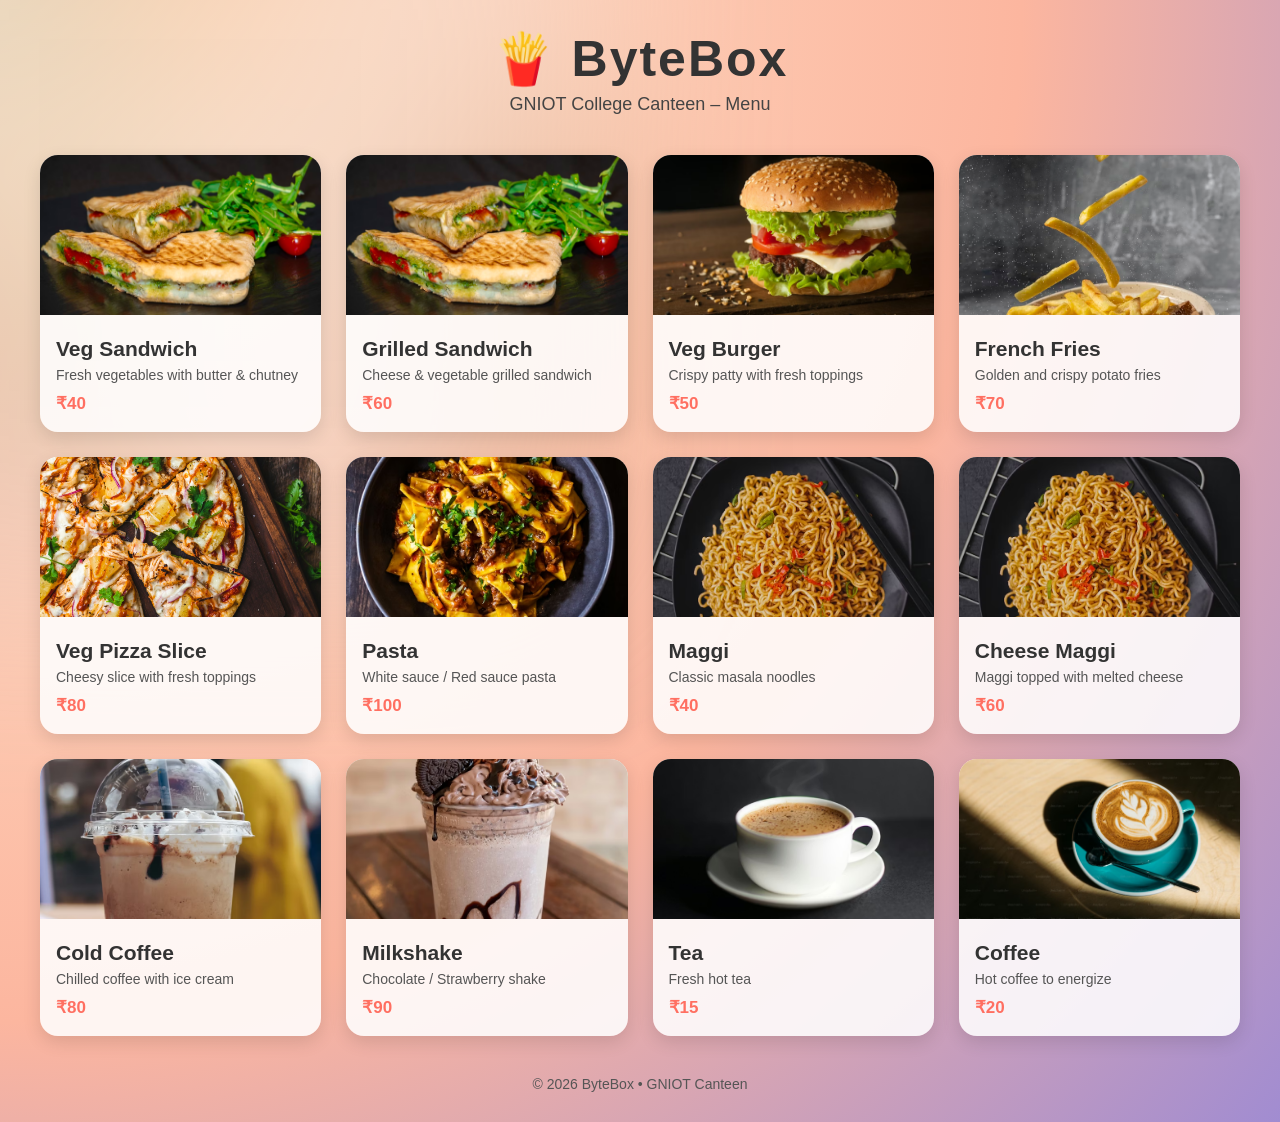
<file: ByteBox Menu/index.html>
<!DOCTYPE html>
<html lang="en">
<head>
<meta charset="UTF-8">
<meta name="viewport" content="width=device-width, initial-scale=1.0">
<title>ByteBox - GNIOT Canteen</title>
<link rel="stylesheet" href="style.css">
<link rel="shortcut icon" href="assets/favicon.png" type="image/x-icon">
</head>
<body>
<header>
  <h1>🍟 ByteBox</h1>
  <p>GNIOT College Canteen –  Menu</p>
</header>
<div class="menu-container">
<div class="card">
  <img class="card-img" src="assets/sandwich.avif" alt="Veg Sandwich">
  <div class="card-text">
    <h3>Veg Sandwich</h3>
    <p>Fresh vegetables with butter & chutney</p>
    <span>₹40</span>
  </div>
</div>
<div class="card">
  <img class="card-img" src="assets/sandwich.avif" alt="Grilled Sandwich">
  <div class="card-text">
    <h3>Grilled Sandwich</h3>
    <p>Cheese & vegetable grilled sandwich</p>
    <span>₹60</span>
  </div>
</div>
<div class="card">
  <img class="card-img" src="assets/burger.avif" alt="Veg Burger">
  <div class="card-text">
    <h3>Veg Burger</h3>
    <p>Crispy patty with fresh toppings</p>
    <span>₹50</span>
  </div>
</div>

<div class="card">
  <img class="card-img" src="assets/Fries.avif" alt="French Fries">
  <div class="card-text">
    <h3>French Fries</h3>
    <p>Golden and crispy potato fries</p>
    <span>₹70</span>
  </div>
</div>
<div class="card">
  <img class="card-img" src="assets/Pizza.avif" alt="Pizza">
  <div class="card-text">
    <h3>Veg Pizza Slice</h3>
    <p>Cheesy slice with fresh toppings</p>
    <span>₹80</span>
  </div>
</div>

<div class="card">
  <img class="card-img" src="assets/pasta.avif" alt="Pasta">
  <div class="card-text">
    <h3>Pasta</h3>
    <p>White sauce / Red sauce pasta</p>
    <span>₹100</span>
  </div>
</div>

<div class="card">
  <img class="card-img" src="assets/maggie.avif" alt="Maggi">
  <div class="card-text">
    <h3>Maggi</h3>
    <p>Classic masala noodles</p>
    <span>₹40</span>
  </div>
</div>

<div class="card">
  <img class="card-img" src="assets/maggie.avif" alt="Cheese Maggi">
  <div class="card-text">
    <h3>Cheese Maggi</h3>
    <p>Maggi topped with melted cheese</p>
    <span>₹60</span>
  </div>
</div>
<div class="card">
  <img class="card-img" src="assets/coffee.avif" alt="Cold Coffee">
  <div class="card-text">
    <h3>Cold Coffee</h3>
    <p>Chilled coffee with ice cream</p>
    <span>₹80</span>
  </div>
</div>

<div class="card">
  <img class="card-img" src="assets/shake.avif" alt="Milkshake">
  <div class="card-text">
    <h3>Milkshake</h3>
    <p>Chocolate / Strawberry shake</p>
    <span>₹90</span>
  </div>
</div>

<div class="card">
  <img class="card-img" src="assets/tea.avif" alt="Tea">
  <div class="card-text">
    <h3>Tea</h3>
    <p>Fresh hot tea</p>
    <span>₹15</span>
  </div>
</div>

<div class="card">
  <img class="card-img" src="assets/coffeeeeee.avif" alt="Coffee">
  <div class="card-text">
    <h3>Coffee</h3>
    <p>Hot coffee to energize</p>
    <span>₹20</span>
  </div>
</div>
</div>
</div>
<footer>© 2026 ByteBox • GNIOT Canteen</footer>
</body>
</html>
</file>
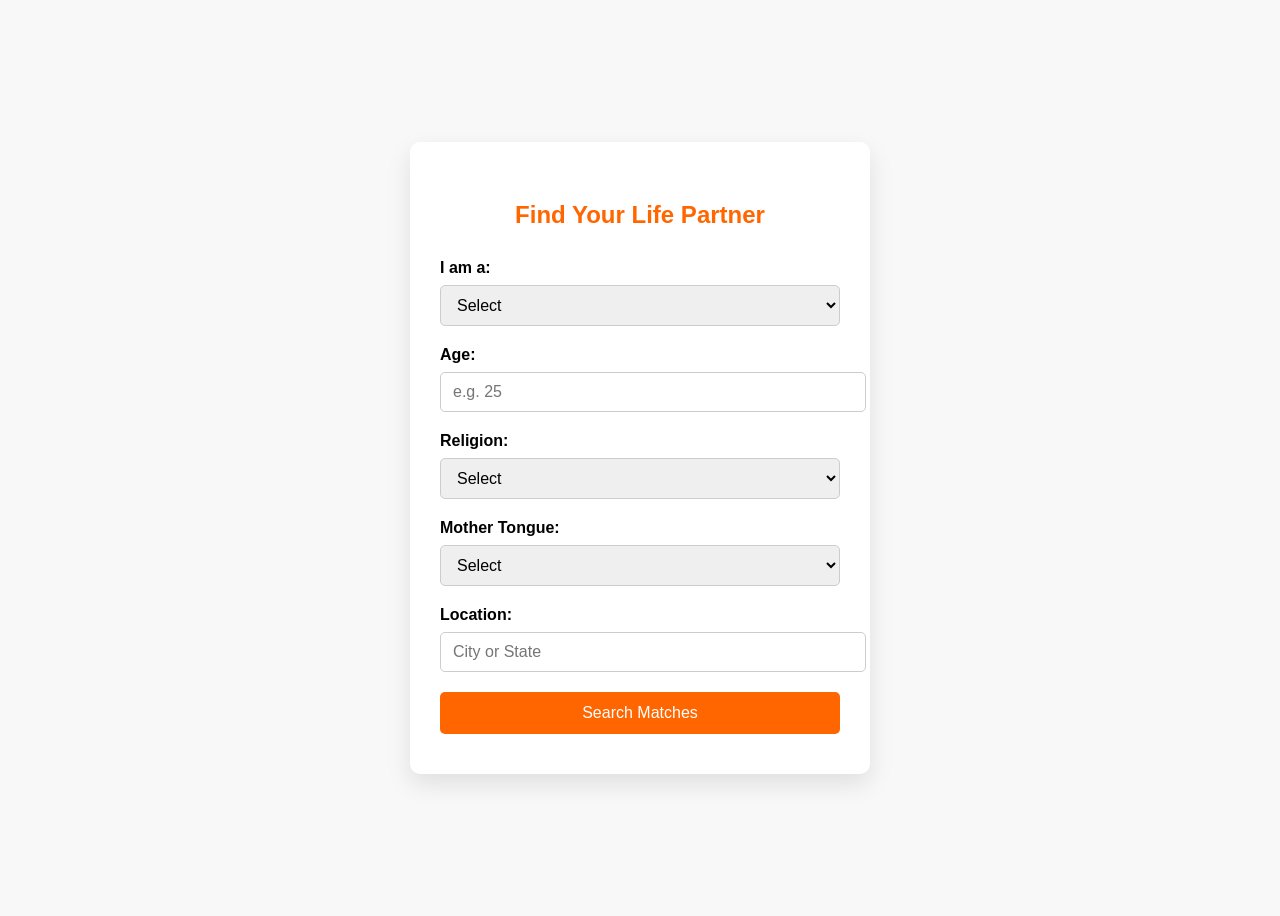
<file: Jeevansasthi Form/index.html>
<!DOCTYPE html>
<html lang="en">
<head>
<meta charset="UTF-8">
<meta name="viewport" content="width=device-width, initial-scale=1.0">
<title>JeevanSaathi Form</title>
<link rel="stylesheet" href="style.css">
<link rel="shortcut icon" href="favicon.png" type="image/x-icon">
</head>
<body>
<div class="form-container">
  <h2>Find Your Life Partner</h2>
  <form action="mailto:matches@jeevansaathi.com" method="POST">
    <div class="form-group">
      <label for="gender">I am a:</label>
      <select id="gender" name="gender" required>
        <option value="">Select</option>
        <option value="male">Male</option>
        <option value="female">Female</option>
      </select>
    </div>

    <div class="form-group">
      <label for="age">Age:</label>
      <input type="number" id="age" name="age" placeholder="e.g. 25" min="18" max="100" required>
    </div>

    <div class="form-group">
      <label for="religion">Religion:</label>
      <select id="religion" name="religion" required>
        <option value="">Select</option>
        <option value="hindu">Hindu</option>
        <option value="muslim">Muslim</option>
        <option value="christian">Christian</option>
        <option value="sikh">Sikh</option>
      </select>
    </div>

    <div class="form-group">
      <label for="mother-tongue">Mother Tongue:</label>
      <select id="mother-tongue" name="mother-tongue">
        <option value="">Select</option>
        <option value="hindi">Hindi</option>
        <option value="english">English</option>
        <option value="tamil">Tamil</option>
        <option value="bengali">Bengali</option>
      </select>
    </div>

    <div class="form-group">
      <label for="location">Location:</label>
      <input type="text" id="location" name="location" placeholder="City or State">
    </div>

    <button type="submit">Search Matches</button>
  </form>
</div>
</body>
</html>
</file>
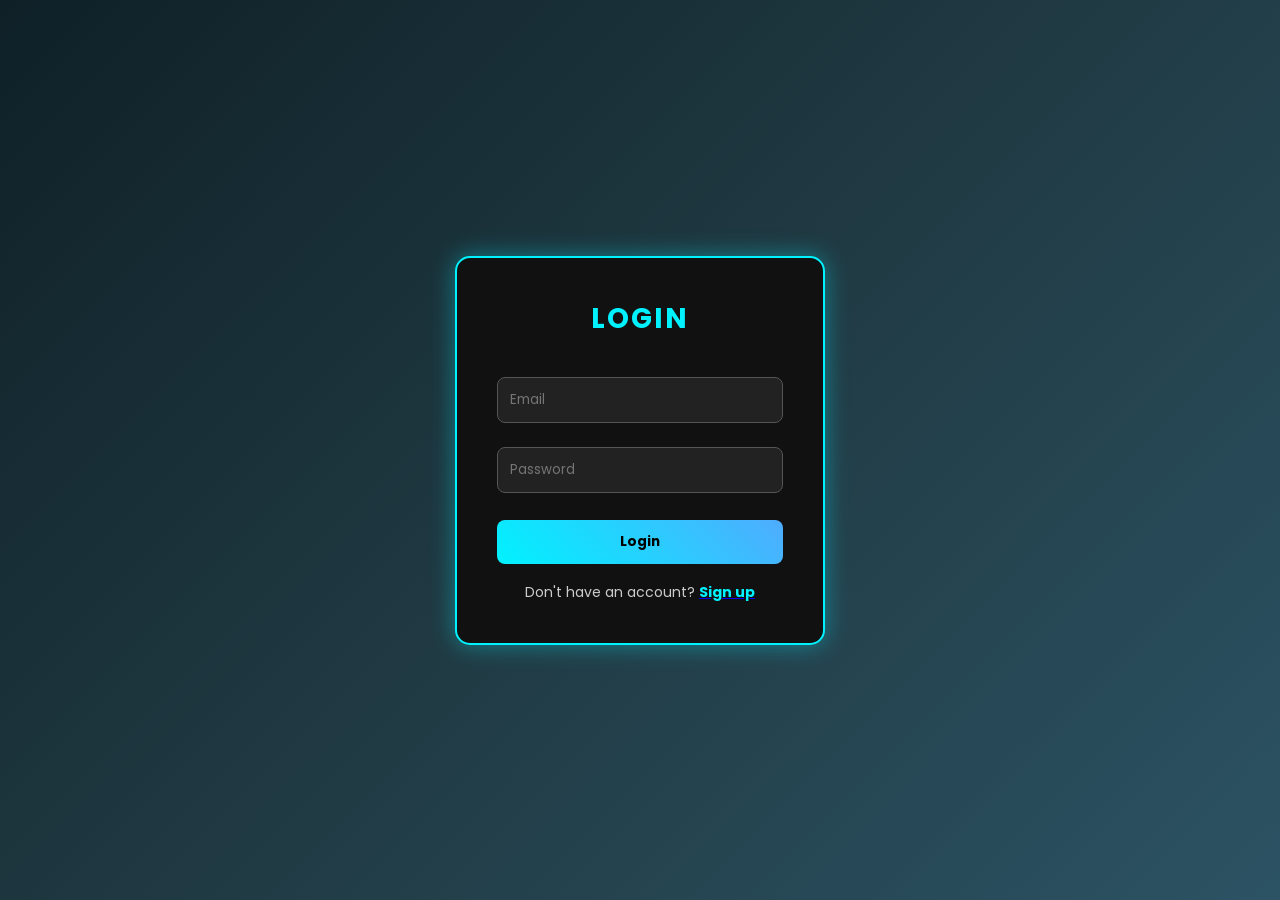
<file: Login&Signup Form/index.html>
<!DOCTYPE html>
<html lang="en">
<head>
<meta charset="UTF-8">
<title>Login & Signup</title>
<link rel="stylesheet" href="style.css">
<link href="https://fonts.googleapis.com/css2?family=Poppins:wght@300;500;700&display=swap" rel="stylesheet">
</head>
<body>
<div class="container">
  <div id="login" class="form">
    <h2>Login</h2>
    <input type="email" placeholder="Email" required>
    <input type="password" placeholder="Password" required>
    <button>Login</button>
    <div class="toggle">
      Don't have an account?
      <a href="#signup"><span>Sign up</span></a>
    </div>
  </div>
  <div id="signup" class="form">
    <h2>Sign Up</h2>
    <input type="text" placeholder="Full Name" required>
    <input type="email" placeholder="Email" required>
    <input type="password" placeholder="Password" required>
    <button>Sign Up</button>
    <div class="toggle">
      Already have an account?
      <a href="#login"><span>Login</span></a>
    </div>
  </div>
</div>
</body>
</html>
</file>
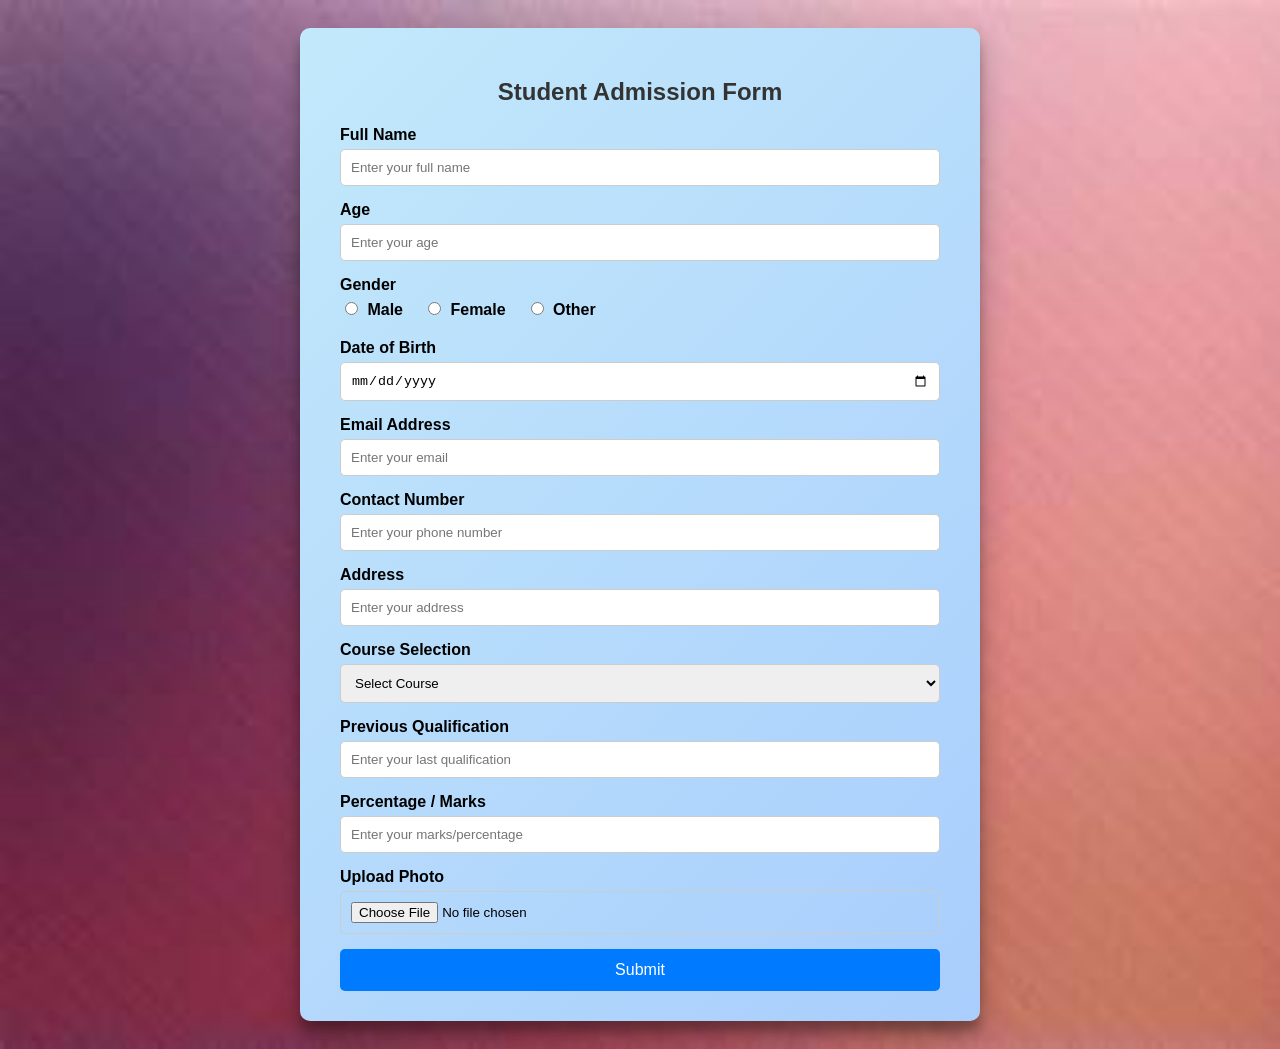
<file: Student Admission Form/index.html>
<!DOCTYPE html>
<html lang="en">
<head>
    <meta charset="UTF-8">
    <meta name="viewport" content="width=device-width, initial-scale=1.0">
    <title>Student Admission Form</title>
    <link rel="stylesheet" href="style.css">
    <link rel="shortcut icon" href="assets/favicon.png" type="image/x-icon">
</head>
<body>
    <form class="admission-form" action="mailto:admissions@university.edu" method="post" enctype="multipart/form-data">
        <h2>Student Admission Form</h2>

        <div class="form-group">
            <label for="fullName">Full Name</label>
            <input type="text" id="fullName" name="fullName" placeholder="Enter your full name" required>
        </div>

        <div class="form-group">
            <label for="age">Age</label>
            <input type="number" id="age" name="age" placeholder="Enter your age" min="1" required>
        </div>

        <div class="form-group">
            <label>Gender</label>
            <div class="radio-group">
                <label><input type="radio" name="gender" value="Male" required> Male</label>
                <label><input type="radio" name="gender" value="Female"> Female</label>
                <label><input type="radio" name="gender" value="Other"> Other</label>
            </div>
        </div>

        <div class="form-group">
            <label for="dob">Date of Birth</label>
            <input type="date" id="dob" name="dob" required>
        </div>

        <div class="form-group">
            <label for="email">Email Address</label>
            <input type="email" id="email" name="email" placeholder="Enter your email" required>
        </div>

        <div class="form-group">
            <label for="contact">Contact Number</label>
            <input type="text" id="contact" name="contact" placeholder="Enter your phone number" required>
        </div>

        <div class="form-group">
            <label for="address">Address</label>
            <input type="text" id="address" name="address" placeholder="Enter your address" required>
        </div>

        <div class="form-group">
            <label for="course">Course Selection</label>
            <select id="course" name="course" required>
                <option value="">Select Course</option>
                <option value="Computer Science">Computer Science</option>
                <option value="Business Management">Business Management</option>
                <option value="Electrical Engineering">Electrical Engineering</option>
                <option value="Mechanical Engineering">Mechanical Engineering</option>
            </select>
        </div>

        <div class="form-group">
            <label for="qualification">Previous Qualification</label>
            <input type="text" id="qualification" name="qualification" placeholder="Enter your last qualification" required>
        </div>

        <div class="form-group">
            <label for="percentage">Percentage / Marks</label>
            <input type="number" id="percentage" name="percentage" placeholder="Enter your marks/percentage" min="0" max="100" step="0.01" required>
        </div>

        <div class="form-group">
            <label for="photo">Upload Photo</label>
            <input type="file" id="photo" name="photo" accept="image/*" required>
        </div>

        <button type="submit">Submit</button>
    </form>

</body>
</html>
</file>
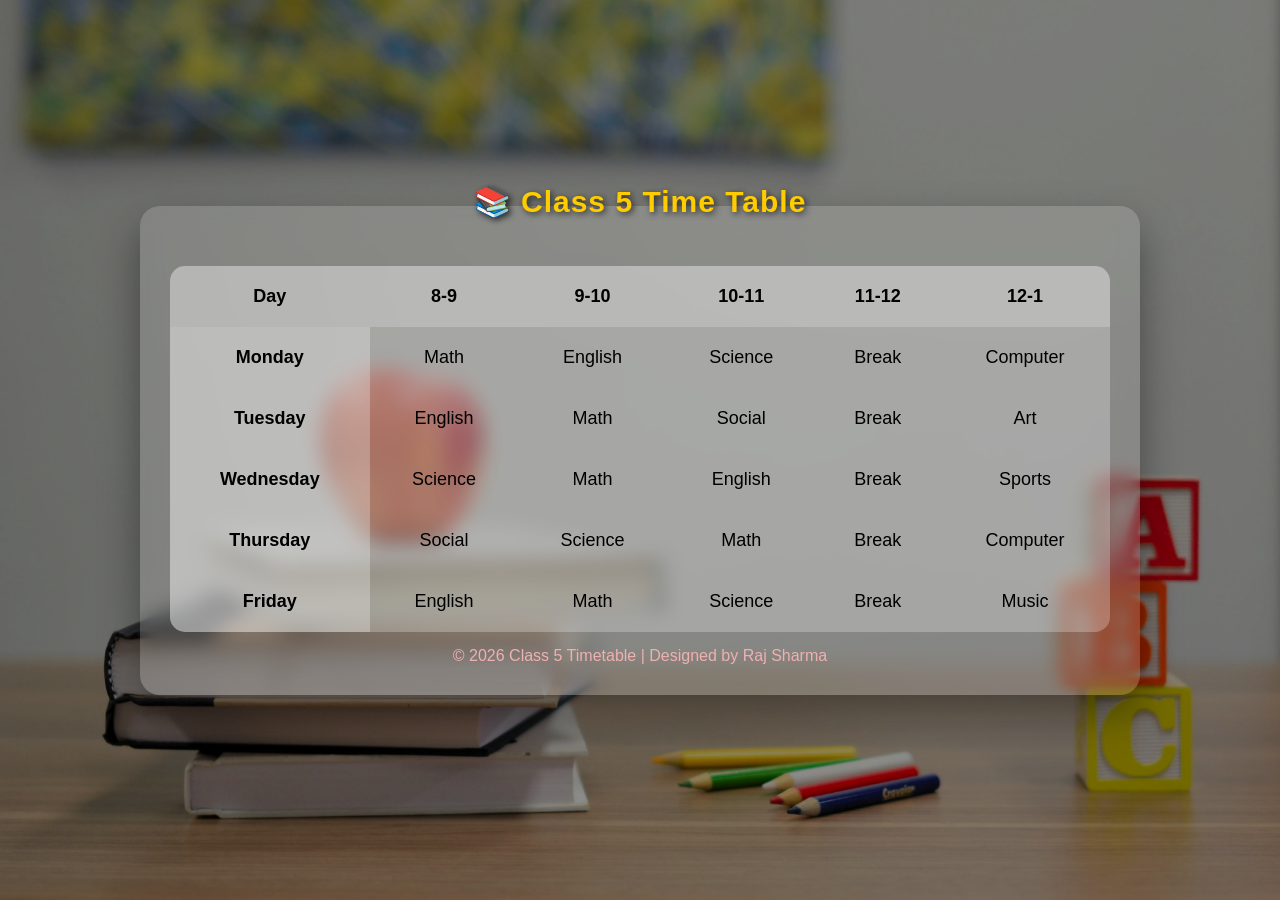
<file: Time Tabel/index.html>
<!DOCTYPE html>
<html lang="en">
<head>
<meta charset="UTF-8">
<meta name="viewport" content="width=device-width, initial-scale=1.0">
<title>Class 5 Timetable</title>
<link rel="icon" href="assets/favicon.png">
<link rel="stylesheet" href="style.css ">
</head>
<body>
<div class="container">
<div class="title">📚 Class 5 Time Table</div>
<table>
<tr>
<th>Day</th>
<th>8-9</th>
<th>9-10</th>
<th>10-11</th>
<th>11-12</th>
<th>12-1</th>
</tr>
<tr>
<td class="day">Monday</td>
<td>Math</td>
<td>English</td>
<td>Science</td>
<td>Break</td>
<td>Computer</td>
</tr>
<tr>
<td class="day">Tuesday</td>
<td>English</td>
<td>Math</td>
<td>Social</td>
<td>Break</td>
<td>Art</td>
</tr>
<tr>
<td class="day">Wednesday</td>
<td>Science</td>
<td>Math</td>
<td>English</td>
<td>Break</td>
<td>Sports</td>
</tr>
<tr>
<td class="day">Thursday</td>
<td>Social</td>
<td>Science</td>
<td>Math</td>
<td>Break</td>
<td>Computer</td>
</tr>
<tr>
<td class="day">Friday</td>
<td>English</td>
<td>Math</td>
<td>Science</td>
<td>Break</td>
<td>Music</td>
</tr>
</table>
<footer>
© 2026 Class 5 Timetable | Designed by Raj Sharma
</footer>

</div>
</body>
</html>
</file>
<file: ByteBox Menu/style.css>
*{
  margin:0;
  padding:0;
  box-sizing:border-box;
  font-family:'Poppins',sans-serif;
}

body{
  min-height:100vh;
  background: radial-gradient(circle at top left, #ffecd2, #fcb69f 60%, #a18cd1);
  position: relative;
  padding: 30px;
  overflow-x: hidden;
}

body::before {
  content: "";
  position: absolute;
  top: -200px;
  left: -200px;
  width: 800px;
  height: 800px;
  background-image: url('assets/background.jpeg');
  background-size: cover;
  opacity: 0.22;
  filter: blur(100px);
  z-index: 0;
}

header {
  position: relative;
  z-index: 1;
  text-align: center;
  margin-bottom: 40px;
}

header h1{
  font-size: 50px;
  color: #333;
  letter-spacing: 2px;
}

header p{
  font-size: 18px;
  color: #444;
  margin-top: 6px;
}

.menu-container{
  position: relative;
  z-index: 1;
  display:grid;
  grid-template-columns: repeat(auto-fit, minmax(230px,1fr));
  gap: 25px;
  max-width: 1200px;
  margin: auto;
}

.card{
  background: #ffffffdd;
  border-radius: 18px;
  box-shadow: 0 6px 18px rgba(0,0,0,0.12);
  transition: 0.3s;
  overflow: hidden;
}

.card:hover{
  transform: translateY(-7px);
  box-shadow: 0 10px 28px rgba(0,0,0,0.18);
}

.card-img{
  width: 100%;
  height: 160px;
  object-fit: cover;
}

.card-text{
  padding: 18px 16px;
}

.card-text h3{
  font-size: 21px;
  color: #333;
  margin-bottom: 6px;
}

.card-text p{
  font-size: 14px;
  color: #555;
  margin-bottom: 10px;
}

.card-text span{
  font-size: 17px;
  font-weight: 600;
  color: #ff6f61;
}

footer{
  text-align:center;
  margin-top: 40px;
  font-size: 14px;
  color: #555;
  position: relative;
  z-index:1;
}

@media (max-width: 640px){
  header h1 { font-size: 38px; }
  header p { font-size: 16px; }
}
</file>
<file: Jeevansasthi Form/style.css>
body {
  font-family: 'Segoe UI', sans-serif;
  background: #f8f8f8;
  display: flex;
  justify-content: center;
  align-items: center;
  height: 100vh;
}

.form-container {
  background: white;
  padding: 40px 30px;
  border-radius: 10px;
  box-shadow: 0 10px 25px rgba(0,0,0,0.1);
  width: 100%;
  max-width: 400px;
}

.form-container h2 {
  text-align: center;
  margin-bottom: 30px;
  color: #ff6600;
}

.form-group {
  margin-bottom: 20px;
}

.form-group label {
  display: block;
  margin-bottom: 8px;
  font-weight: 600;
}

.form-group input,
.form-group select {
  width: 100%;
  padding: 10px 12px;
  border: 1px solid #ccc;
  border-radius: 5px;
  font-size: 16px;
}

button {
  width: 100%;
  padding: 12px;
  background: #ff6600;
  color: white;
  border: none;
  font-size: 16px;
  border-radius: 5px;
  cursor: pointer;
  transition: 0.3s;
}

button:hover {
  background: #e55a00;
}
</file>
<file: Login&Signup Form/style.css>
* {
  margin: 0;
  padding: 0;
  box-sizing: border-box;
  font-family: 'Poppins', sans-serif;
}
body {
  height: 100vh;
  display: flex;
  justify-content: center;
  align-items: center;
  background: linear-gradient(135deg, #0f2027, #203a43, #2c5364);
}
.container {
  width: 370px;
  background: #111;
  padding: 40px; 
  border-radius: 15px;
  border: 2px solid #00f2fe; 
  box-shadow: 0 0 25px rgba(0, 242, 254, 0.4); 
  text-align: center;
}
h2 {
  margin-bottom: 25px;
  font-size: 28px; 
  text-transform: uppercase; 
  letter-spacing: 2px; 
  color: #00f2fe;
}

input {
  width: 100%;
  padding: 12px;
  margin: 12px 0; 
  border: 1px solid #555;
  border-radius: 8px;
  outline: none;
  background: #222;
  color: white;
  transition: 0.3s;
}

input:focus {
  border-color: #00f2fe;
  box-shadow: 0 0 8px #00f2fe;
}

button {
  width: 100%;
  padding: 12px;
  background: linear-gradient(45deg, #00f2fe, #4facfe);
  color: black;
  border: none;
  border-radius: 8px;
  cursor: pointer;
  margin-top: 15px;
  font-weight: bold;
  transition: 0.3s;
  &:hover{
     background: linear-gradient(45deg, #4facfe, #00f2fe);
     transform: scale(1.05);
     box-shadow: 0 0 15px #00f2fe;
  }
}

.toggle {
  margin-top: 18px;
  font-size: 14px;
  color: #ccc;
}

.toggle span {
  color: #00f2fe;
  cursor: pointer;
  font-weight: bold;
}

.form {
  display: none;
}

#login:target,
#signup:target {
  display: block;
}

#login {
  display: block;
}
</file>
<file: Student Admission Form/style.css>
body {
            font-family: Arial, sans-serif;
            background-color: #f4f7f8;
            display: flex;
            justify-content: center;
            align-items: center;
            padding: 20px;
            background-image: url('assets/background.jpg') ;
            background-size: cover;
        }
    .admission-form {
    padding: 30px 40px;
    border-radius: 10px;
    box-shadow: rgba(0, 0, 0, 0.25) 0px 14px 28px, rgba(0, 0, 0, 0.22) 0px 10px 10px;
    width: 100%;
    max-width: 600px;
    background: linear-gradient(-45deg, #ff9a9e, #fad0c4, #a1c4fd, #c2e9fb);
    background-size: 400% 400%;
    animation: gradientBG 15s ease infinite;
}
@keyframes gradientBG {
    0% {
        background-position: 0% 50%;
    }
    50% {
        background-position: 100% 50%;
    }
    100% {
        background-position: 0% 50%;
    }
}
        .admission-form h2 {
            text-align: center;
            margin-bottom: 20px;
            color: #333;
        }
        .form-group {
            margin-bottom: 15px;
        }
        label {
            display: block;
            margin-bottom: 5px;
            font-weight: bold;
        }
        input[type="text"],
        input[type="number"],
        input[type="email"],
        input[type="date"],
        select,
        input[type="file"] {
            width: 100%;
            padding: 10px;
            border: 1px solid #ccc;
            border-radius: 5px;
            box-sizing: border-box;
        }
        .radio-group {
            display: flex;
            gap: 20px;
            align-items: center;
        }
        .radio-group input {
            margin-right: 5px;
        }
        button {
            background-color: #007BFF;
            color: #fff;
            padding: 12px;
            width: 100%;
            border: none;
            border-radius: 5px;
            font-size: 16px;
            cursor: pointer;
        }
        button:hover {
            background-color: #0056b3;
        }
</file>
<file: Time Tabel/style.css>
*{
margin:0;
padding:0;
box-sizing:border-box;
font-family:'Segoe UI',sans-serif;
}
body{
height:100vh;
display:flex;
justify-content:center;
align-items:center;
background:url("assets/time\ table.jpg") no-repeat center center/cover;
position:relative;
}
body::before{
content:"";
position:absolute;
top:0;
left:0;
width:100%;
height:100%;
background:rgba(0,0,0,0.45);
z-index:0;
}
.container{
position:relative;
z-index:1;
width:95%;
max-width:1000px;
background:rgba(255,255,255,0.15);
backdrop-filter:blur(10px);
padding:60px 30px 30px 30px;
border-radius:20px;
box-shadow:0 20px 40px rgba(0,0,0,0.4);
text-align:center;
}
.title {
position:absolute; 
top:-22px;
left:50%;
transform:translateX(-50%);
color: #ffcc00; 
font-size:30px;
font-weight:bold;
letter-spacing:1px;
z-index:2;
text-shadow: 2px 2px 6px rgba(0,0,0,0.7); 
}
table{
width:100%;
border-collapse:collapse;
overflow:hidden;
border-radius:15px;
font-size:18px; 
}
th,td{
padding:20px; 
text-align:center;
}
th{
background:rgba(255,255,255,0.4);
}
td{
background:rgba(255,255,255,0.25);
transition:0.3s;
&:hover{
background:white;
transform:scale(1.05);
cursor:pointer;
}
}
.day{
font-weight:bold;
background:rgba(255,255,255,0.45);
}
footer{
margin-top:15px;
text-align:center;
color:rgb(240, 176, 176);
font-size:16px;
}
</file>
